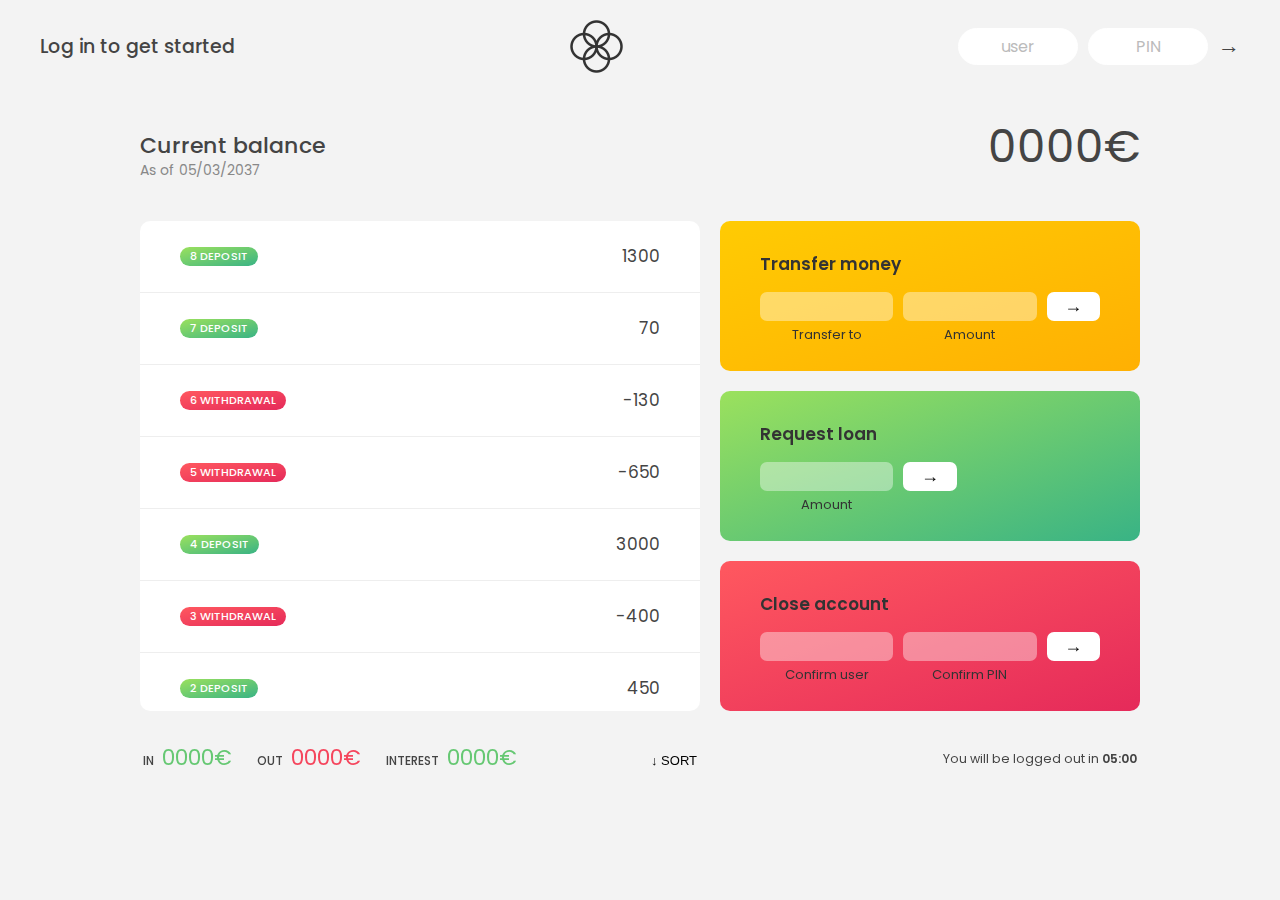
<file: index.html>
<!DOCTYPE html>
<html lang="en">
  <head>
    <meta charset="UTF-8" />
    <meta name="viewport" content="width=device-width, initial-scale=1.0" />
    <meta http-equiv="X-UA-Compatible" content="ie=edge" />
    <link rel="shortcut icon" type="image/png" href="/images/icon.png" />

    <link href="https://fonts.googleapis.com/css?family=Poppins:400,500,600&display=swap" rel="stylesheet" />

    <link rel="stylesheet" href="css/style.css" />
    <title>Bankist</title>
  </head>

  <body>
    <!-- TOP NAVIGATION -->
    <nav>
      <p class="welcome">Log in to get started</p>
      <img src="images/logo.png" alt="Logo" class="logo" />
      <form class="login">
        <input type="text" placeholder="user" class="login__input login__input--user" />
        <!-- In practice, use type="password" -->
        <input type="text" placeholder="PIN" maxlength="4" class="login__input login__input--pin" />
        <button class="login__btn">&rarr;</button>
      </form>
    </nav>

    <main class="app">
      <!-- BALANCE -->
      <div class="balance">
        <div>
          <p class="balance__label">Current balance</p>
          <p class="balance__date">
            As of <span class="date">05/03/2037</span>
          </p>
        </div>
        <p class="balance__value">0000€</p>
      </div>

      <!-- MOVEMENTS -->
      <div class="movements">
        <!-- <div class="movements__row">
          <div class="movements__type movements__type--deposit">2 deposit</div>
          <div class="movements__date">3 days ago</div>
          <div class="movements__value">4 000€</div>
        </div>
        <div class="movements__row">
          <div class="movements__type movements__type--withdrawal">
            1 withdrawal
          </div>
          <div class="movements__date">24/01/2037</div>
          <div class="movements__value">-378€</div>
        </div> -->
      </div>

      <!-- SUMMARY -->
      <div class="summary">
        <p class="summary__label">In</p>
        <p class="summary__value summary__value--in">0000€</p>
        <p class="summary__label">Out</p>
        <p class="summary__value summary__value--out">0000€</p>
        <p class="summary__label">Interest</p>
        <p class="summary__value summary__value--interest">0000€</p>
        <button class="btn--sort">&downarrow; SORT</button>
      </div>

      <!-- OPERATION: TRANSFERS -->
      <div class="operation operation--transfer">
        <h2>Transfer money</h2>
        <form class="form form--transfer">
          <input type="text" class="form__input form__input--to" />
          <input type="number" class="form__input form__input--amount" />
          <button class="form__btn form__btn--transfer">&rarr;</button>
          <label class="form__label">Transfer to</label>
          <label class="form__label">Amount</label>
        </form>
      </div>

      <!-- OPERATION: LOAN -->
      <div class="operation operation--loan">
        <h2>Request loan</h2>
        <form class="form form--loan">
          <input type="number" class="form__input form__input--loan-amount" />
          <button class="form__btn form__btn--loan">&rarr;</button>
          <label class="form__label form__label--loan">Amount</label>
        </form>
      </div>

      <!-- OPERATION: CLOSE -->
      <div class="operation operation--close">
        <h2>Close account</h2>
        <form class="form form--close">
          <input type="text" class="form__input form__input--user" />
          <input type="password" maxlength="6" class="form__input form__input--pin" />
          <button class="form__btn form__btn--close">&rarr;</button>
          <label class="form__label">Confirm user</label>
          <label class="form__label">Confirm PIN</label>
        </form>
      </div>

      <!-- LOGOUT TIMER -->
      <p class="logout-timer">
        You will be logged out in <span class="timer">05:00</span>
      </p>
    </main>

    <!-- <footer>
      &copy; by Jonas Schmedtmann. Don't claim as your own :)
    </footer> -->

    <script src="js/script.js"></script>
    <!-- <script src="js/script2.js"></script> -->
  </body>
</html>
</file>
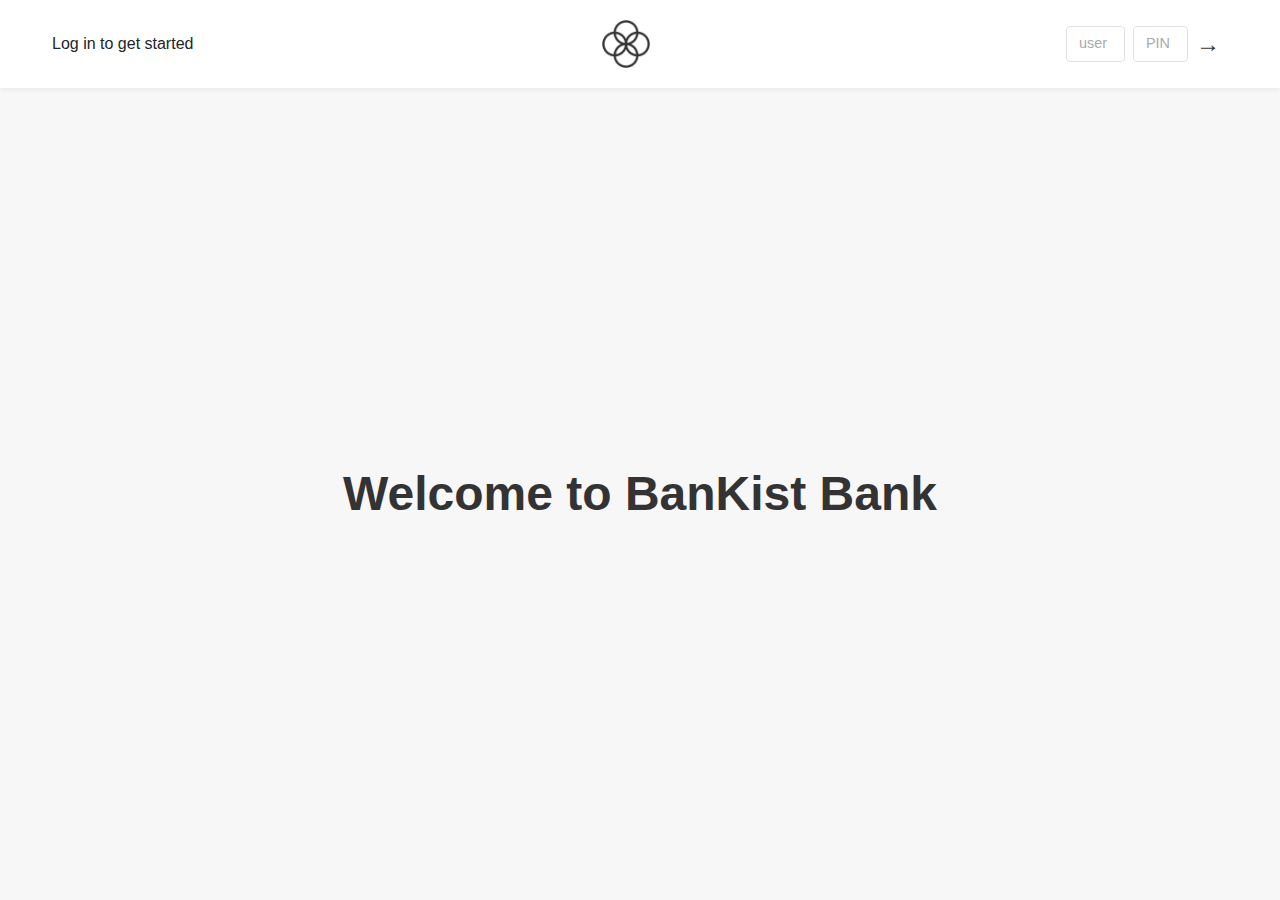
<file: index2.html>
<!DOCTYPE html>
<html lang="en">
<head>
    <meta charset="UTF-8">
    <meta name="viewport" content="width=device-width, initial-scale=1.0">
    <title>BanKist Bank - Welcome</title>
    <link href="https://cdn.jsdelivr.net/npm/bootstrap@5.3.0/dist/css/bootstrap.min.css" rel="stylesheet">
    <link rel="stylesheet" href="css/style2.css">
</head>
<body>

    <header class="header-custom">
        <div class="container-fluid d-flex justify-content-between align-items-center">
            <div class="text-dark me-auto">Log in to get started</div>
            
            <img src="images/logo.png" alt="Logo" class="logo" />

            <div class="login-input-group ms-auto">
                <div class="login-input user">
                    <span class="input-placeholder">user</span>
                </div>
                
                <div class="login-input pin">
                    <span class="input-placeholder">PIN</span>
                </div>
                
                <button class="arrow-button-custom" aria-label="Log In">&#x2192;</button> 
            </div>
        </div>
    </header>

    <main class="welcome-section">
        <div class="welcome-message">
            Welcome to BanKist Bank
        </div>
    </main>

    <script src="https://cdn.jsdelivr.net/npm/bootstrap@5.3.0/dist/js/bootstrap.bundle.min.js"></script>
</body>
</html>
</file>
<file: css/style.css>
/*
 * Use this CSS to learn some intersting techniques,
 * in case you're wondering how I built the UI.
 * Have fun! 😁
 */

* {
  margin: 0;
  padding: 0;
  box-sizing: inherit;
}

html {
  font-size: 62.5%;
  box-sizing: border-box;
}

body {
  font-family: "Poppins", sans-serif;
  color: #444;
  background-color: #f3f3f3;
  height: 100vh;
  padding: 2rem;
}

nav {
  display: flex;
  justify-content: space-between;
  align-items: center;
  padding: 0 2rem;
}

.welcome {
  font-size: 1.9rem;
  font-weight: 500;
}

.logo {
  height: 5.25rem;
}

.login {
  display: flex;
}

.login__input {
  border: none;
  padding: 0.5rem 2rem;
  font-size: 1.6rem;
  font-family: inherit;
  text-align: center;
  width: 12rem;
  border-radius: 10rem;
  margin-right: 1rem;
  color: inherit;
  border: 1px solid #fff;
  transition: all 0.3s;
}

.login__input:focus {
  outline: none;
  border: 1px solid #ccc;
}

.login__input::placeholder {
  color: #bbb;
}

.login__btn {
  border: none;
  background: none;
  font-size: 2.2rem;
  color: inherit;
  cursor: pointer;
  transition: all 0.3s;
}

.login__btn:hover,
.login__btn:focus,
.btn--sort:hover,
.btn--sort:focus {
  outline: none;
  color: #777;
}

/* MAIN */
.app {
  position: relative;
  max-width: 100rem;
  margin: 4rem auto;
  display: grid;
  grid-template-columns: 4fr 3fr;
  grid-template-rows: auto repeat(3, 15rem) auto;
  gap: 2rem;

  /* NOTE This creates the fade in/out anumation */
  /* opacity: 0; */
  transition: all 1s;
}

.balance {
  grid-column: 1 / span 2;
  display: flex;
  align-items: flex-end;
  justify-content: space-between;
  margin-bottom: 2rem;
}

.balance__label {
  font-size: 2.2rem;
  font-weight: 500;
  margin-bottom: -0.2rem;
}

.balance__date {
  font-size: 1.4rem;
  color: #888;
}

.balance__value {
  font-size: 4.5rem;
  font-weight: 400;
}

/* MOVEMENTS */
.movements {
  grid-row: 2 / span 3;
  background-color: #fff;
  border-radius: 1rem;
  overflow: scroll;
}

.movements__row {
  padding: 2.25rem 4rem;
  display: flex;
  align-items: center;
  border-bottom: 1px solid #eee;
}

.movements__type {
  font-size: 1.1rem;
  text-transform: uppercase;
  font-weight: 500;
  color: #fff;
  padding: 0.1rem 1rem;
  border-radius: 10rem;
  margin-right: 2rem;
}

.movements__date {
  font-size: 1.1rem;
  text-transform: uppercase;
  font-weight: 500;
  color: #666;
}

.movements__type--deposit {
  background-image: linear-gradient(to top left, #39b385, #9be15d);
}

.movements__type--withdrawal {
  background-image: linear-gradient(to top left, #e52a5a, #ff585f);
}

.movements__value {
  font-size: 1.7rem;
  margin-left: auto;
}

/* SUMMARY */
.summary {
  grid-row: 5 / 6;
  display: flex;
  align-items: baseline;
  padding: 0 0.3rem;
  margin-top: 1rem;
}

.summary__label {
  font-size: 1.2rem;
  font-weight: 500;
  text-transform: uppercase;
  margin-right: 0.8rem;
}

.summary__value {
  font-size: 2.2rem;
  margin-right: 2.5rem;
}

.summary__value--in,
.summary__value--interest {
  color: #66c873;
}

.summary__value--out {
  color: #f5465d;
}

.btn--sort {
  margin-left: auto;
  border: none;
  background: none;
  font-size: 1.3rem;
  font-weight: 500;
  cursor: pointer;
}

/* OPERATIONS */
.operation {
  border-radius: 1rem;
  padding: 3rem 4rem;
  color: #333;
}

.operation--transfer {
  background-image: linear-gradient(to top left, #ffb003, #ffcb03);
}

.operation--loan {
  background-image: linear-gradient(to top left, #39b385, #9be15d);
}

.operation--close {
  background-image: linear-gradient(to top left, #e52a5a, #ff585f);
}

h2 {
  margin-bottom: 1.5rem;
  font-size: 1.7rem;
  font-weight: 600;
  color: #333;
}

.form {
  display: grid;
  grid-template-columns: 2.5fr 2.5fr 1fr;
  grid-template-rows: auto auto;
  gap: 0.4rem 1rem;
}

/* Exceptions for interst */
.form.form--loan {
  grid-template-columns: 2.5fr 1fr 2.5fr;
}
.form__label--loan {
  grid-row: 2;
}
/* End exceptions */

.form__input {
  width: 100%;
  border: none;
  background-color: rgba(255, 255, 255, 0.4);
  font-family: inherit;
  font-size: 1.5rem;
  text-align: center;
  color: #333;
  padding: 0.3rem 1rem;
  border-radius: 0.7rem;
  transition: all 0.3s;
}

.form__input:focus {
  outline: none;
  background-color: rgba(255, 255, 255, 0.6);
}

.form__label {
  font-size: 1.3rem;
  text-align: center;
}

.form__btn {
  border: none;
  border-radius: 0.7rem;
  font-size: 1.8rem;
  background-color: #fff;
  cursor: pointer;
  transition: all 0.3s;
}

.form__btn:focus {
  outline: none;
  background-color: rgba(255, 255, 255, 0.8);
}

.logout-timer {
  padding: 0 0.3rem;
  margin-top: 1.9rem;
  text-align: right;
  font-size: 1.25rem;
}

.timer {
  font-weight: 600;
}
</file>
<file: css/style2.css>
body {
    font-family: Arial, sans-serif;
    margin: 0;
    padding: 0;
    background-color: #f7f7f7;
    /* Light gray background like the image */
    min-height: 100vh;
    /* Ensure body takes full viewport height */
    display: flex;
    flex-direction: column;
    /* Allow header and main content to stack */
}

.header-custom {
    background-color: #ffffff;
    /* White background for the header */
    padding: 20px 40px;
    box-shadow: 0 2px 4px rgba(0, 0, 0, .05);
    /* Subtle shadow for header */
}

.logo {
  height: 3rem;
}

.login-input-group {
    display: flex;
    align-items: center;
}

.login-input {
    border: 1px solid #dee2e6;
    /* Bootstrap's default border color */
    border-radius: .25rem;
    /* Bootstrap's default border radius */
    padding: .375rem .75rem;
    /* Bootstrap's default input padding */
    margin-left: .5rem;
    /* Space between inputs */
    color: #495057;
    /* Bootstrap's default text color */
    font-size: .9rem;
    display: flex;
    align-items: center;
    background-color: #fff;
}

.login-input.pin {
    border-right: 1px solid #dee2e6;
    /* Ensure PIN has a right border */
}

.input-placeholder {
    color: #aaa;
    /* Lighter color for placeholder text */
    margin-right: 5px;
    /* Space if there's actual input */
}

.arrow-button-custom {
    border: none;
    background-color: transparent;
    font-size: 1.5em;
    cursor: pointer;
    padding: 0 .5rem;
    color: #333;
}

.welcome-section {
    flex-grow: 1;
    /* Make this section take up remaining vertical space */
    display: flex;
    justify-content: center;
    align-items: center;
    /* Center content vertically and horizontally */
}

.welcome-message {
    font-size: 3em;
    /* Large font size for welcome message */
    font-weight: bold;
    color: #333;
    text-align: center;
}
</file>
